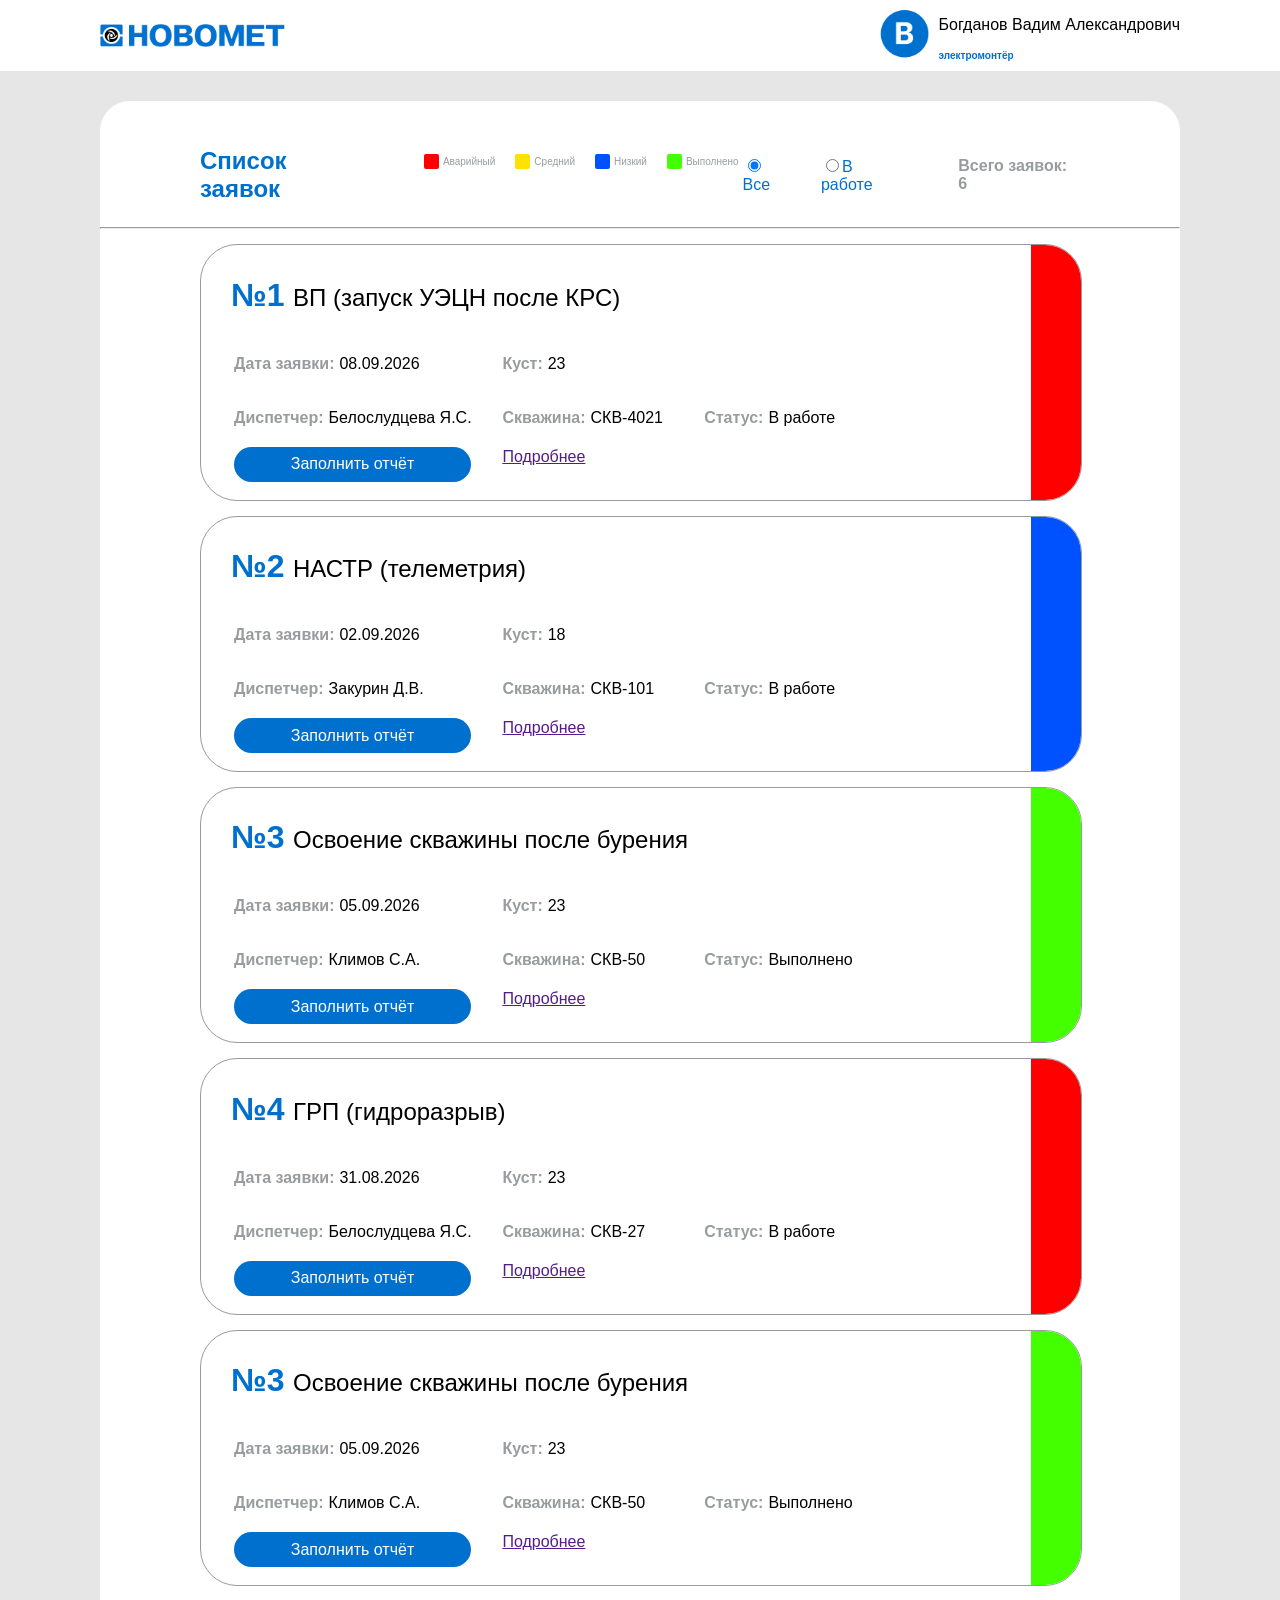
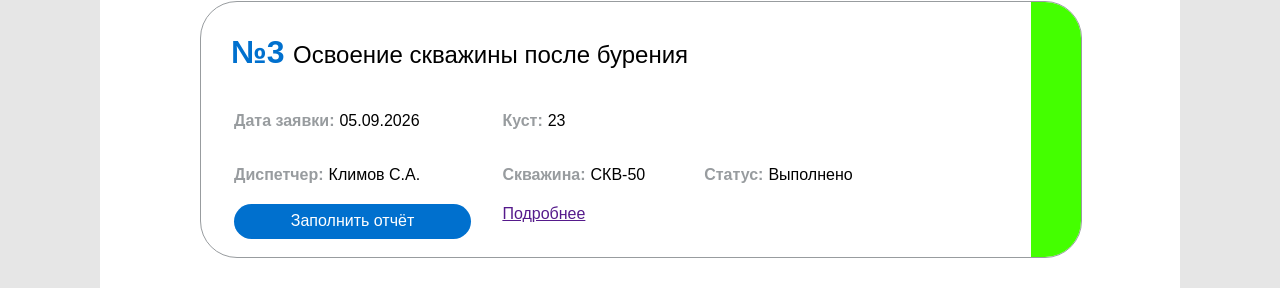
<file: index.html>
<!DOCTYPE html>
<html lang="en">
<head>
    <meta charset="UTF-8">
    <meta name="viewport" content="width=device-width, initial-scale=1.0">

    <link rel="stylesheet" href="css/style.css">
    <title>Novomet</title>
    
</head>

<body class="main_body">

    <header class="site_header">
        <div class="header_inner">
            <img src="images/novomet-logo.png" class="logo" alt="НОВОМЕТ"> 

            <div class="user_info">

                <div>
                    <img src="images/user-photo.png" class="user_photo" alt="ФОТОГРАФИЯ ПОЛЬЗОВАТЕЛЯ">
                </div>

                <div>
                    <p class="user_FIO">Богданов Вадим Александрович</p>
                    <p class="user_DOLZHNOST">электромонтёр</p>
                </div>
                    
            </div>  
        </div>  
    </header>   


    <div class="user_moves">

        <div class="user_moves_inner">

            <div class="upper_text">
                <div class="line">
                    <div class="upper_text_left">
                        <h1 class="list_of_requests"><b>Список заявок</b></h1>

                        <div class="classes_of_requests">
                            <div class="item_class_of_request">
                                <div class="red_square_class"></div>
                                <p class="text_classes_of_request">Аварийный</p>
                            </div>
                            <div class="item_class_of_request">
                                <div class="yellow_square_class"></div>
                                <p class="text_classes_of_request">Средний</p>
                            </div>
                            <div class="item_class_of_request">
                                <div class="blue_square_class"></div>
                                <p class="text_classes_of_request">Низкий</p>
                            </div>
                            <div class="item_class_of_request">
                                <div class="green_square_class"></div>
                                <p class="text_classes_of_request">Выполнено</p>
                            </div>
                        </div>
                    </div>
                </div>

                <div class="upper_text_right">
                    <form class="filtration">
                        <label>
                            <input type="radio" name="color" value="red" checked>Все
                        </label>
                        <label>
                            <input type="radio" name="color" value="red">В работе
                        </label>
                    </form>

                    <p class="total_requests">Всего заявок: 4</p>
                </div>
            </div>
            
        </div>

        <hr>

        <!-- элементы -->
        <div class="requests" id="requests-container"></div>  

        <template id="request-card-template">
            <div class="item_request">
                <div class="div_for_color_border_red">
                    <div class="item_info">
                        <div class="upper_text_item">
                            <h1 class="number_of_request"></h1>
                            <p class="name_of_request"></p>
                        </div>
                    </div>
                    <table class="table_of_information">
                        <colgroup>
                            <col class="first_col_table">
                            <col class="second_col_table">
                            <col class="third_col_table">
                        </colgroup>
                        <tr>
                            <td>
                                <div class="info_in_table">
                                    <p class="name_of_table_info">Дата заявки:</p>
                                    <p class="value_of_table_info date_value"></p>
                                </div>
                            </td>
                            <td colspan="2">
                                <div class="info_in_table">
                                    <p class="name_of_table_info">Куст:</p>
                                    <p class="value_of_table_info kust_value"></p>
                                </div>
                            </td>
                        </tr>
                        <tr>
                            <td>
                                <div class="info_in_table">
                                    <p class="name_of_table_info">Диспетчер:</p>
                                    <p class="value_of_table_info dispatcher_value"></p>
                                </div>
                            </td>
                            <td>
                                <div class="info_in_table">
                                    <p class="name_of_table_info">Скважина:</p>
                                    <p class="value_of_table_info well_value"></p>
                                </div>
                            </td>
                            <td>
                                <div class="info_in_table">
                                    <p class="name_of_table_info">Статус:</p>
                                    <p class="value_of_table_info status_value"></p>
                                </div>
                            </td>
                        </tr>
                        <tr>
                            <td>
                                <div class="info_in_table">
                                    <form>
                                        <label>
                                            <input class="button" type="button" name="color"
                                                value="Заполнить отчёт"
                                                onclick="window.location.href='send_report.html'">
                                        </label>
                                    </form>
                                </div>
                            </td>
                            <td colspan="2">
                                <a href="">Подробнее</a>
                            </td>
                        </tr>
                    </table>
                </div>
            </div>
        </template>

    </div>
    <script src="js/requests.js"></script>
</body>

</html>
</file>
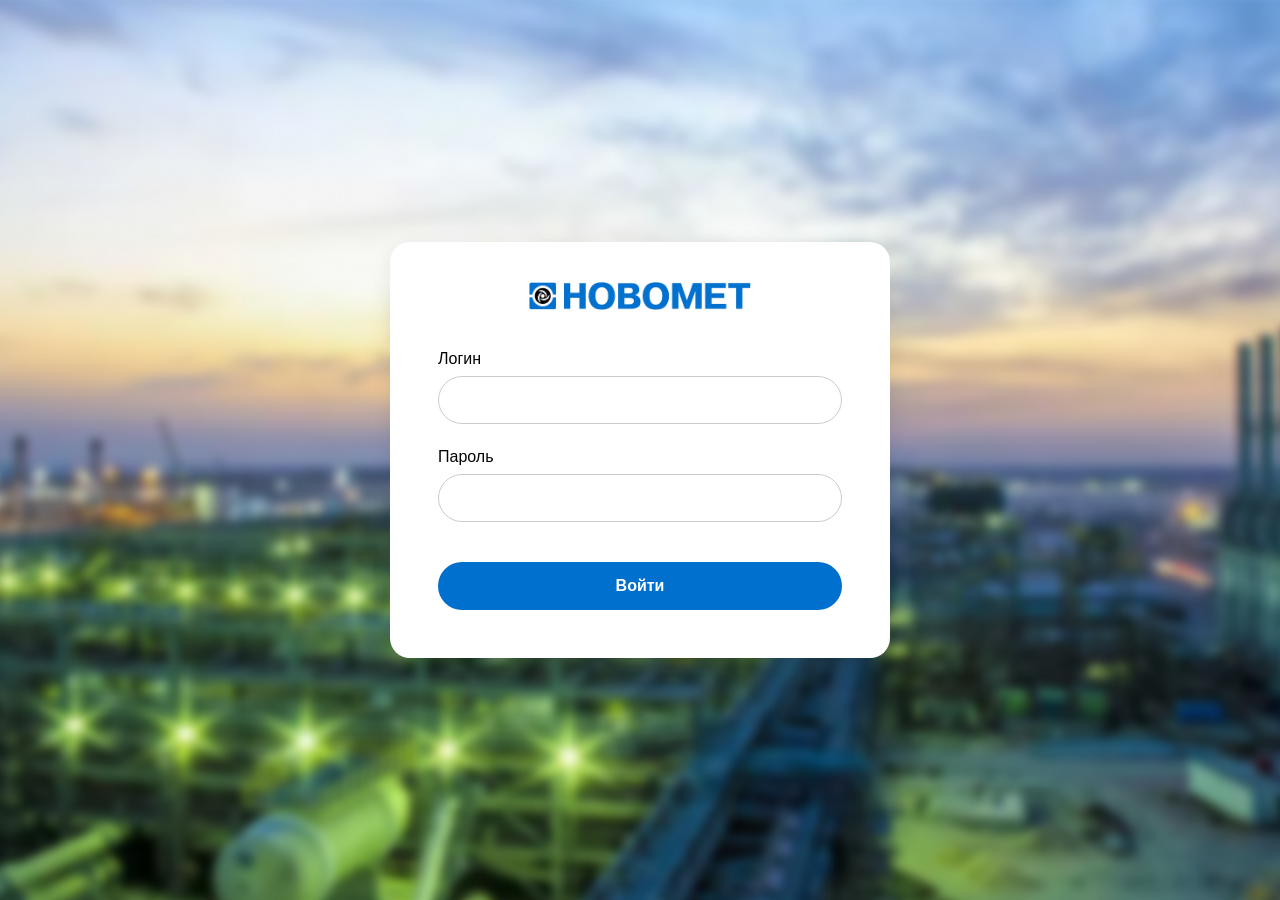
<file: authorization.html>
<!DOCTYPE html>
<html lang="ru">
<head>
    <meta charset="UTF-8">
    <meta name="viewport" content="width=device-width, initial-scale=1.0">
    <title>НОВОМЕТ — Вход</title>
    <link rel="stylesheet" href="css/style3.css">
</head>
<body class="login-page">

    <main class="login-wrapper">
        <div class="login-card">
            <div class="login-logo">
                <img src="images/novomet-logo.png" alt="НОВОМЕТ" class="logo-img">
            </div>

            <form action="#" class="login-form">
                <div class="form-group">
                    <label for="login">Логин</label>
                    <input type="text" id="login" name="login" autocomplete="username">
                </div>

                <div class="form-group">
                    <label for="password">Пароль</label>
                    <input type="password" id="password" name="password" autocomplete="current-password">
                </div>

                <button type="submit" class="btn-login">Войти</button>
            </form>
        </div>
    </main>

</body>
</html>
</file>
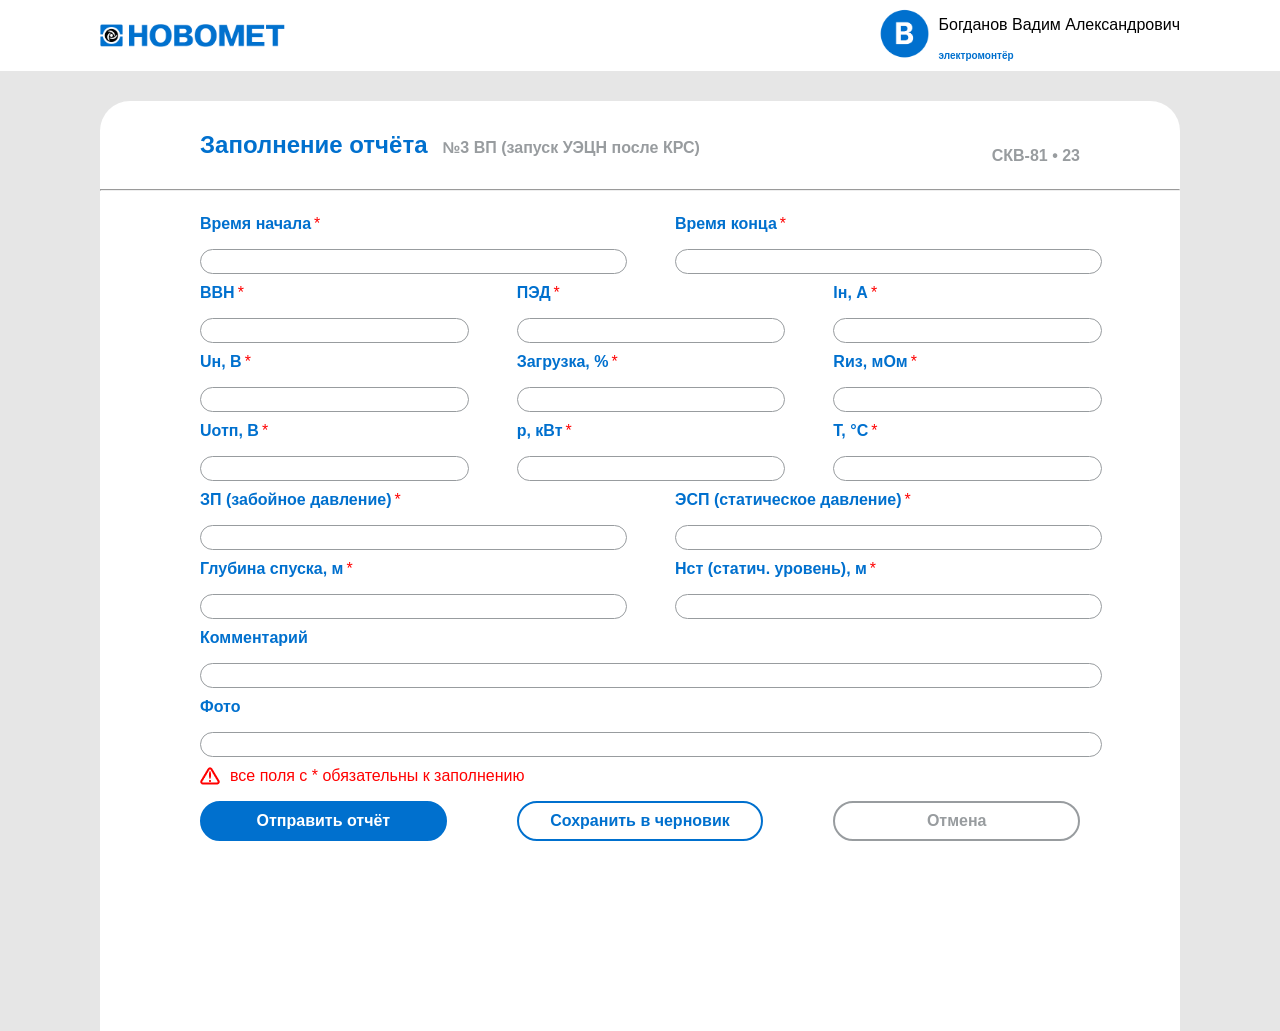
<file: send_report.html>
<!DOCTYPE html>
<html lang="en">
<head>
    <meta charset="UTF-8">
    <meta name="viewport" content="width=device-width, initial-scale=1.0">

    <link rel="stylesheet" href="css/style2.css">
    <title>Novomet2</title>
</head>

<body class="main_body">

    <header class="site_header">
    <div class="header_inner">
        <img src="images/novomet-logo.png" class="logo" alt="НОВОМЕТ"> 

        <div class="user_info">

            <div>
                <img src="images/user-photo.png" class="user_photo" alt="ФОТОГРАФИЯ ПОЛЬЗОВАТЕЛЯ">
            </div>

            <div>
                <p class="user_FIO">Богданов Вадим Александрович</p>
                <p class="user_DOLZHNOST">электромонтёр</p>
            </div>
                
        </div>  
    </div>  
</header>   


    <div class="user_moves">

        <div class="user_moves_inner">

            <div class="upper_text">
                <div class="upper_text_left">
                    <h1 class="list_of_requests"><b>Заполнение отчёта</b></h1>
                    <p class="name_of_request">№3 ВП (запуск УЭЦН после КРС)</p>
                </div>

                <div class="upper_text_right">
                    <p class="total_requests">СКВ-81 • 23 </p>
                </div>
            </div>
            
        </div>

        <hr>
        
        <div class="textboxes">
            <div class="row">
                <div class="textbox">

                    <div class="textbox_div">
                        <p class="name_of_tb">Время начала</p>
                        <p class="star_of_tb">*</p>
                    </div>

                    
                    <input type="text" class="tb">
                </div>
                <div class="textbox">

                    <div class="textbox_div">
                        <p class="name_of_tb">Время конца</p>
                        <p class="star_of_tb">*</p>
                    </div>
                    
                    
                    <input type="text" class="tb" >
                </div>
            </div>  

            <div class="row">
                <div class="textbox">

                    <div class="textbox_div">
                        <p class="name_of_tb">ВВН</p>
                        <p class="star_of_tb">*</p>
                    </div>

                    
                    <input type="text" class="tb" >
                </div>
                <div class="textbox">

                    <div class="textbox_div">
                        <p class="name_of_tb">ПЭД</p>
                        <p class="star_of_tb">*</p>
                    </div>

                    
                    <input type="text" class="tb" >
                </div>
                <div class="textbox">

                    <div class="textbox_div">
                        <p class="name_of_tb">Iн, А</p>
                        <p class="star_of_tb">*</p>
                    </div>

                    
                    <input type="text" class="tb">
                </div>
            </div>  

            <div class="row">
                <div class="textbox">

                    <div class="textbox_div">
                        <p class="name_of_tb">Uн, В</p>
                        <p class="star_of_tb">*</p>
                    </div>

                    
                    <input type="text" class="tb">
                </div>
                <div class="textbox">

                    <div class="textbox_div">
                        <p class="name_of_tb">Загрузка, %</p>
                        <p class="star_of_tb">*</p>
                    </div>

                    
                    <input type="text" class="tb">
                </div>
                <div class="textbox">

                    <div class="textbox_div">
                        <p class="name_of_tb">Rиз, мОм</p>
                        <p class="star_of_tb">*</p>
                    </div>

                    
                    <input type="text" class="tb">
                </div>
            </div>  

            <div class="row">
                <div class="textbox">

                    <div class="textbox_div">
                        <p class="name_of_tb">Uотп, В</p>
                        <p class="star_of_tb">*</p>
                    </div>

                    
                    <input type="text" class="tb">
                </div>
                <div class="textbox">

                    <div class="textbox_div">
                        <p class="name_of_tb">p, кВт</p>
                        <p class="star_of_tb">*</p>
                    </div>

                    
                    <input type="text" class="tb">
                </div>
                <div class="textbox">

                    <div class="textbox_div">
                        <p class="name_of_tb">T, °C </p>
                        <p class="star_of_tb">*</p>
                    </div>

                    
                    <input type="text" class="tb">
                </div>
            </div>  
            
            <div class="row">
                <div class="textbox">

                    <div class="textbox_div">
                        <p class="name_of_tb">ЗП (забойное давление)</p>
                        <p class="star_of_tb">*</p>
                    </div>

                    
                    <input type="text" class="tb">
                </div>
                
                <div class="textbox">

                    <div class="textbox_div">
                        <p class="name_of_tb">ЭСП (статическое давление)</p>
                        <p class="star_of_tb">*</p>
                    </div>

                    
                    <input type="text" class="tb">
                </div>
            </div>  

            <div class="row">
                <div class="textbox">

                    <div class="textbox_div">
                        <p class="name_of_tb">Глубина спуска, м</p>
                        <p class="star_of_tb">*</p>
                    </div>

                    
                    <input type="text" class="tb">
                </div>
                <div class="textbox">
                    <div class="textbox_div">
                        <p class="name_of_tb">Нст (статич. уровень), м</p>
                        <p class="star_of_tb">*</p>
                    </div>
                    
                    <input type="text" class="tb">
                </div>
            </div>  

            <div class="row">
                <div class="textbox">
                    <div class="textbox_div">
                        <p class="name_of_tb">Комментарий</p>
                    </div>  
                    <input type="text" class="tb_var2">
                </div>
            </div>
            
            <div class="row">
                <div class="textbox">
                    <p class="name_of_tb">Фото</p>
                    <input type="text" class="tb_var2">
                </div>
            </div>
            

            <div class="warning_div">
                <img src="images/warning_icon.png" class="warning_icon" alt="ВНИМАНИЕ">
                <p class="warning">все поля с * обязательны к заполнению</p>
            </div>
            
        </div>

        <div class="buttons">
            <input type="button"  class="button_left" value="Отправить отчёт" onclick="alert('Отчёт отправлен!')">
            <input type="button"  class="button_center" value="Сохранить в черновик" onclick="alert('Отчёт сохранён в черновик!')">
            <input type="button"  class="button_right" value="Отмена" onclick="window.location.href='index.html'">
            
        </div>

    </div>
</body>

</html>
</file>
<file: css/style.css>
:root {
    --colorNovometBlue:   #0070CE;
    --colorNovometBlack: #000000;
    --colorNovometGrayBackground: #E6E6E6; 
    --colorNovometGray: #989C9F;
    --colorNovometWhite: #ffffff;

    --colorClassOfRequestRed: #FF0000;
    --colorClassOfRequestGreen: #44FF00;
    --colorClassOfRequestBlue: #0051FF;
    --colorClassOfRequestYellow: #FFE100;
}

.main_body{
    margin: 0px;
}

a{
    font-size: 16px;
    font-family: Arial, Helvetica, sans-serif;
}

p{
    font-size: 16px;
    font-family: Arial, Helvetica, sans-serif;
}

form{
    font-size: 16px;
    font-family: Arial, Helvetica, sans-serif;
    color: var(--colorNovometBlue);
}

td{
    font-size: 16px;
    font-family: Arial, Helvetica, sans-serif;
}

h1{
    font-size: 24px;
    font-family: Arial, Helvetica, sans-serif;
}
/*шапка*/



.header_inner {
    display: flex;
    flex-direction: row;
    justify-content: space-between;
    margin-left: 100px;
    margin-right: 100px;
}

.user_info{
    display: flex;
    flex-direction: row;
    justify-content: center;  
    align-items: center;   
}

.logo{
    object-fit: scale-down;
    width: 185px;
    height: auto;
}

.user_photo{
    object-fit: scale-down;
    margin-right: 10px;
    width: 50px;
    height: auto;
}

.user_FIO{

}

.user_DOLZHNOST{
    display: flex;
    align-items: start;
    color: var(--colorNovometBlue);
    font-weight: bold;
    font-size: 10px;
}

.site_header{
    background-color: #ffffff;
}


/*тело*/

.main_body{
    background-color: var(--colorNovometGrayBackground);
}

.user_moves{
    margin-top: 30px;

    padding-bottom: 30px;
    background-color: var(--colorNovometWhite);
    margin-left: 100px;
    margin-right: 100px;
    min-height: 100vh;
    border-radius: 30px 30px 0px 0px;
}

.user_moves_inner{
    margin-left: 100px;
    margin-right: 100px;
    padding-top: 30px; 
    display: flex;
    flex-direction: row;
    justify-content: space-between;
    
}

.list_of_requests{
    color: var(--colorNovometBlue);
}

.upper_text{
    display: flex;
    justify-content: space-between; 
    width: 100%;
}

.item_class_of_request{
    margin-left: 8px;
    display: flex;
    align-items: center;
}

.red_square_class{
    border-radius: 2px;
    width: 15px;
    height: 15px;
    background-color: var(--colorClassOfRequestRed);
}

.blue_square_class{
    border-radius: 2px;
    width: 15px;
    height: 15px;
    background-color: var(--colorClassOfRequestBlue);
}

.yellow_square_class{
    border-radius: 2px;
    width: 15px;
    height: 15px;
    background-color: var(--colorClassOfRequestYellow);
}

.green_square_class{
    border-radius: 2px;
    width: 15px;
    height: 15px;
    background-color: var(--colorClassOfRequestGreen);
}

.classes_of_requests{
    align-items: center;
    display: flex;
    gap: 8px;
    margin-left: 44px;
}

.text_classes_of_request{
    font-size: 10px;
    margin: 4px;
    color: var(--colorNovometGray);
}

.filtration{
    display: flex;
    justify-content: space-between;
    gap: 30px;
    align-items: center;
    margin-right: 50px;
}

.total_requests{
    display: flex;
    justify-items: end;
    align-items: center;
    color: var(--colorNovometGray);
    font-weight: bold;
    font-size: 16px;
}

.upper_text_left{
    display: flex;
    align-items: baseline;
}

.upper_text_right{
    display: flex;
}


/*реквесты*/
.requests{
    margin-left: 100px;
    margin-right: 100px;
}

.item_request{
    margin-top: 15px;
    width: 100%;
    border: var(--colorNovometGray) solid 1px;
    border-radius: 37px;
    overflow: hidden;   
}

.div_for_color_border_red{
    width: 100%;
    height: 100%;
    box-shadow: inset -50px 0 0 0 var(--colorClassOfRequestRed);  /* полоса справа внутри */
}

.div_for_color_border_green{
    width: 100%;
    height: 100%;
    box-shadow: inset -50px 0 0 0 var(--colorClassOfRequestGreen);  /* полоса справа внутри */
}
.div_for_color_border_yellow{
    width: 100%;
    height: 100%;
    box-shadow: inset -50px 0 0 0 var(--colorClassOfRequestYellow);  /* полоса справа внутри */
}
.div_for_color_border_blue{
    width: 100%;
    height: 100%;
    box-shadow: inset -50px 0 0 0 var(--colorClassOfRequestBlue);  /* полоса справа внутри */
}

.item_info{
    padding-left: 30px;
    padding-top: 10px;
}

.upper_text_item{
    display: flex;
    align-items: baseline;
}

.table_of_information{
    padding-left: 30px;
    padding-bottom: 30px;
    width: 80%;
}

.downer_text_item{
    padding-left: 30px;
    padding-top: 10px;
    display: flex;
}

.info_in_table{
    display: flex;
}

.name_of_table_info{
    color: var(--colorNovometGray);
    font-weight: bold;
}

.value_of_table_info{
    margin-left: 5px;
}

.number_of_request{
    margin-right: 1%;
    font-size: 32px;
    color: var(--colorNovometBlue);
}

.first_col_table{
    width: 40%;
}

.second_col_table{
    width: 30%;
}

.third_col_table{
    width: 30%;
}

.button{
    font-size: 16px;
    cursor: pointer;
    border: none;
    border-radius: 21px;
    width: 175%;
    height: 175%;
    background-color: var(--colorNovometBlue);
    color: var(--colorNovometWhite);
}

.name_of_request{
    font-size: 24px;
}


/* Планшеты вертикально / крупные телефоны */
@media (max-width: 768px) {
    /* --- Шапка --- */
    .header_inner {
        margin-left: 20px;
        margin-right: 20px;
        flex-wrap: wrap;
        gap: 12px;
    }

    .logo {
        width: 130px;
    }

    .user_info {
        gap: 8px;
    }

    .user_photo {
        width: 40px;
    }

    .user_FIO {
        font-size: 14px;
        margin: 0;
    }

    /* --- Контейнеры --- */
    .user_moves {
        margin-left: 20px;
        margin-right: 20px;
        margin-top: 15px;
        border-radius: 20px 20px 0 0;
    }

    .user_moves_inner {
        margin-left: 20px;
        margin-right: 20px;
        padding-top: 20px;
        flex-direction: column;
        gap: 15px;
    }

    .requests {
        margin-left: 20px;
        margin-right: 20px;
    }

    /* --- Верхняя панель (заголовок + фильтры) --- */
    .upper_text {
        flex-direction: column;
        gap: 15px;
    }

    .upper_text_left {
        flex-direction: column;
        align-items: flex-start;
        gap: 10px;
    }

    .list_of_requests {
        margin: 0;
        font-size: 20px;
    }

    .classes_of_requests {
        margin-left: 0;
        flex-wrap: wrap;
        gap: 10px;
    }

    .upper_text_right {
        flex-direction: column;
        align-items: flex-start;
        gap: 10px;
    }

    .filtration {
        margin-right: 0;
        gap: 20px;
    }

    .total_requests {
        font-size: 14px;
    }

    /* --- Карточки заявок --- */
    .item_request {
        border-radius: 20px;
    }

    .div_for_color_border_red,
    .div_for_color_border_green,
    .div_for_color_border_yellow,
    .div_for_color_border_blue {
        /* Полоса справа становится тоньше */
        box-shadow: inset -15px 0 0 0 currentColor;
    }

    /* Переопределяем цвет для каждого класса отдельно */
    .div_for_color_border_red   { box-shadow: inset -15px 0 0 0 var(--colorClassOfRequestRed); }
    .div_for_color_border_green { box-shadow: inset -15px 0 0 0 var(--colorClassOfRequestGreen); }
    .div_for_color_border_yellow{ box-shadow: inset -15px 0 0 0 var(--colorClassOfRequestYellow); }
    .div_for_color_border_blue  { box-shadow: inset -15px 0 0 0 var(--colorClassOfRequestBlue); }

    .item_info {
        padding-left: 15px;
        padding-top: 15px;
        padding-right: 20px;
    }

    .upper_text_item {
        flex-wrap: wrap;
        gap: 8px;
        align-items: center;
    }

    .number_of_request {
        font-size: 22px;
        margin: 0;
    }

    .name_of_request {
        font-size: 16px;
        margin: 0;
    }

    /* --- Таблица --- */
    .table_of_information {
        padding-left: 15px;
        padding-right: 25px;
        padding-bottom: 15px;
        width: 100%;
    }

    /* Отключаем жёсткие ширины колонок */
    .first_col_table,
    .second_col_table,
    .third_col_table {
        width: auto;
    }

    /* Каждая строка — в столбик */
    .table_of_information tr {
        display: block;
        margin-bottom: 8px;
    }

    .table_of_information td {
        display: block;
        padding: 4px 0;
    }

    .info_in_table {
        flex-wrap: wrap;
        gap: 4px;
    }

    .name_of_table_info,
    .value_of_table_info {
        font-size: 14px;
    }

    /* --- Кнопка --- */
    .button {
        width: 100%;
        height: auto;
        padding: 10px 20px;
        font-size: 14px;
        border-radius: 20px;
    }

    /* Кнопка и ссылка "Подробнее" в одну колонку */
    .table_of_information tr:last-child td {
        padding-top: 8px;
    }
}

/* Маленькие телефоны */
@media (max-width: 480px) {
    .header_inner {
        margin-left: 12px;
        margin-right: 12px;
    }

    .logo {
        width: 110px;
    }

    .user_FIO {
        font-size: 13px;
    }

    .user_DOLZHNOST {
        font-size: 9px;
    }

    .user_moves,
    .requests {
        margin-left: 12px;
        margin-right: 12px;
    }

    .user_moves_inner {
        margin-left: 12px;
        margin-right: 12px;
    }

    .list_of_requests {
        font-size: 18px;
    }

    .text_classes_of_request {
        font-size: 9px;
    }

    .number_of_request {
        font-size: 20px;
    }

    .name_of_request {
        font-size: 15px;
    }

    .table_of_information {
        padding-left: 12px;
        padding-right: 20px;
    }

    .name_of_table_info,
    .value_of_table_info {
        font-size: 13px;
    }
}
</file>
<file: css/style3.css>
/* ===== Общие настройки ===== */
:root {
    --bg-color: #D9D9D9;
    --white: #ffffff;
    --text-main: #040303;
    --text-gray: #989C9F;
    --blue: #0070CE;
    --red: #ff0000;
    --yellow: #FFE100;
    --green: #44FF00;
    --border-radius: 20px;
}

* {
    box-sizing: border-box;
    margin: 0;
    padding: 0;
}

body {
    font-family: Arial, "Open Sans", sans-serif;
    font-size: 16px;
    background-color: var(--bg-color);
    color: var(--text-main);
    padding-bottom: 48px;
}

/* ===== Контейнер ===== */
.container {
    max-width: 1216px;
    margin: 0 auto;
    padding: 0 20px;
}

/* ===== Кнопки ===== */
button {
    cursor: pointer;
    font-family: inherit;
    font-weight: bold;
}

/* ===== Форма создания заявки ===== */
.form-group {
    margin-bottom: 20px;
    min-width: 0;
}

/* ===== Страница авторизации ===== */
.login-page {
    background-image: url('../images/wallpaper-main.png');
    background-size: cover;
    background-position: center;
    background-repeat: no-repeat;
    min-height: 100vh;
    display: flex;
    align-items: center;
    justify-content: center;
    padding: 20px;
}

.login-wrapper {
    width: 100%;
    display: flex;
    align-items: center;
    justify-content: center;
}

.login-card {
    background: var(--white);
    border-radius: var(--border-radius);
    padding: 40px 48px 48px;
    width: 100%;
    max-width: 500px;
    box-shadow: 0 4px 20px rgba(0, 0, 0, 0.08);
}

.login-logo {
    display: flex;
    justify-content: center;
    margin-bottom: 40px;
}

.login-logo .logo-img {
    height: 28px;
    width: auto;
}

.login-form .form-group {
    margin-bottom: 24px;
}

.login-form label {
    display: block;
    color: var(--text-main);
    font-size: 16px;
    font-weight: normal;
    margin-bottom: 8px;
}

.login-form input[type="text"],
.login-form input[type="password"] {
    width: 100%;
    height: 48px;
    padding: 12px 20px;
    border: 1px solid #cccccc;
    border-radius: 24px;
    font-size: 16px;
    font-family: inherit;
    color: var(--text-main);
    background-color: var(--white);
    outline: none;
    transition: border-color 0.2s ease;
}

.login-form input[type="text"]:focus,
.login-form input[type="password"]:focus {
    border-color: var(--blue);
}

.btn-login {
    width: 100%;
    height: 48px;
    min-height: 48px;
    margin-top: 16px;
    background-color: var(--blue);
    color: var(--white);
    border: none;
    border-radius: 24px;
    font-size: 16px;
    font-weight: bold;
    transition: opacity 0.2s ease;
}

.btn-login:hover {
    opacity: 0.9;
}

/* ===== Адаптивность ===== */

/* Телефоны (до 480px) */
@media (max-width: 480px) {
    .logo-img {
        height: 20px;
    }

    .login-card {
        padding: 32px 24px 32px;
    }

    .login-logo {
        margin-bottom: 32px;
    }

    .login-logo .logo-img {
        height: 24px;
    }

    .login-form label {
        font-size: 14px;
    }

    .login-form input[type="text"],
    .login-form input[type="password"] {
        height: 44px;
        font-size: 14px;
    }

    .btn-login {
        height: 44px;
        font-size: 14px;
    }
}
</file>
<file: css/style2.css>
:root {
    --colorNovometBlue:   #0070CE;
    --colorNovometBlack: #000000;
    --colorNovometGrayBackground: #E6E6E6;
    --colorNovometGray: #989C9F;
    --colorNovometWhite: #ffffff;

    --colorClassOfRequestRed: #FF0000;
    --colorClassOfRequestGreen: #44FF00;
    --colorClassOfRequestBlue: #0051FF;
    --colorClassOfRequestYellow: #FFE100;
}

.main_body {
    margin: 0px;
    background-color: var(--colorNovometGrayBackground);
}

p {
    font-size: 16px;
    font-family: Arial, Helvetica, sans-serif;
}

h1 {
    font-size: 24px;
    font-family: Arial, Helvetica, sans-serif;
}

/*шапка*/

.header_inner {
    display: flex;
    flex-direction: row;
    justify-content: space-between;
    margin-left: 100px;
    margin-right: 100px;
}

.user_info {
    display: flex;
    flex-direction: row;
    justify-content: center;
    align-items: center;
}

.logo {
    object-fit: scale-down;
    width: 185px;
    height: auto;
}

.user_photo {
    object-fit: scale-down;
    margin-right: 10px;
    width: 50px;
    height: auto;
}

.user_FIO {

}

.user_DOLZHNOST {
    display: flex;
    align-items: start;
    color: var(--colorNovometBlue);
    font-weight: bold;
    font-size: 10px;
}

.site_header {
    background-color: #ffffff;
}

/*тело*/

.user_moves {
    margin-top: 30px;
    padding-bottom: 30px;
    background-color: var(--colorNovometWhite);
    margin-left: 100px;
    margin-right: 100px;
    min-height: 100vh;
    border-radius: 30px 30px 0px 0px;
}

.user_moves_inner {
    margin-left: 100px;
    margin-right: 100px;
    padding-top: 30px;
    display: flex;
    flex-direction: row;
    justify-content: space-between;
}

.list_of_requests {
    color: var(--colorNovometBlue);
    margin: 0 0 4px 0;   /* небольшой отступ снизу до подписи */
    /* убрать width: 60% */
}

.upper_text {
    display: flex;
    justify-content: space-between;

    width: 100%;
}

.total_requests {
    display: flex;
    justify-items: end;
    align-items: center;
    color: var(--colorNovometGray);
    font-weight: bold;
    font-size: 16px;
}

.upper_text_left {
    display: flex;
    flex-direction: row;          /* по умолчанию и так row */
    align-items: baseline;          /* выравниваем по вертикали */
    justify-content: flex-start;  /* прижимаем к левому краю */
    gap: 15px;                    /* расстояние между заголовком и подписью */
    width: 70%;
}

.upper_text_right {
    display: flex;
    align-items: center;

     align-items: last baseline;
}

.textboxes{
    height: 100%;
    margin-left: 100px;
    margin-right: 100px;
}

.row{
    display: flex;
    justify-content: space-between;
    gap: 70px;
}

.textbox{
    width: 100%;

}

.button_left{
    color: var(--colorNovometWhite);
    font-weight: bold;

    font-size: 16px;
    cursor: pointer;
    border: var(--colorNovometBlue) solid 2px;
    background-color: var(--colorNovometBlue);
    border-radius: 21px;
    width: 100%;
    height: 40px;
}

.button_center{
    color: var(--colorNovometBlue);
    font-weight: bold;

    font-size: 16px;
    cursor: pointer;
    border: var(--colorNovometBlue) solid 2px;
    background-color: var(--colorNovometWhite);
    border-radius: 21px;
    width: 100%;
    height: 40px;
}

.button_right{
    color: var(--colorNovometGray);
    font-weight: bold;

    font-size: 16px;
    cursor: pointer;
    border: var(--colorNovometGray) solid 2px;
    background-color: var(--colorNovometWhite);
    border-radius: 21px;
    width: 100%;
    height: 40px;
}



.buttons{
    height: 100%;

    margin-left: 100px;
    margin-right: 100px;

    display: flex;
    justify-content: space-between;
    gap: 70px;
}

.name_of_tb{
    color: var(--colorNovometBlue);
    font-size: 16px;
    font-weight: bold;
}


.tb{
    width: 100%;
    height: 30%;
    border-radius: 22px;
    padding-left: 10px;
    padding-right: 10px;
    border: var(--colorNovometGray) 1px solid;
}

.name_of_request {
    margin: 0;              /* убираем отступы по умолчанию у <p> */
    color: var(--colorNovometGray);
    font-weight: bold;
    font-size: 16px;
    /* убрать: display:flex, justify-items, align-items, width:50% */
}

.warning{
    color: var(--colorClassOfRequestRed);
}

.warning_div{
    display: flex;
    align-content: space-between;
    gap: 10px;
}

.warning_icon{
    object-fit: scale-down;
    height: auto;
}

.textbox_div{
    display: flex;
    align-content: space-between;
    gap: 3px;
}

.star_of_tb{
    color: var(--colorClassOfRequestRed);
}

.tb_var2{
    width: 100%;
    height: 30%;
    border-radius: 22px;
    padding-left: 10px;
    padding-right: 10px;
    border: var(--colorNovometGray) 1px solid;
}



@media (max-width: 768px) {
    /* --- Шапка --- */
    .header_inner {
        margin-left: 20px;
        margin-right: 20px;
        flex-wrap: wrap;
        gap: 12px;
    }

    .logo {
        width: 130px;
    }

    .user_info {
        gap: 8px;
    }

    .user_photo {
        width: 40px;
    }

    .user_FIO {
        font-size: 14px;
        margin: 0;
    }

    /* --- Контейнеры --- */
    .user_moves {
        margin-left: 20px;
        margin-right: 20px;
        margin-top: 15px;
        border-radius: 20px 20px 0 0;
    }

    .user_moves_inner {
        margin-left: 20px;
        margin-right: 20px;
        padding-top: 20px;
        flex-direction: column;
        gap: 15px;
    }

    .textboxes,
    .buttons {
        margin-left: 20px;
        margin-right: 20px;
    }

    /* --- Верхняя панель (заголовок + СКВ/куст) --- */
    .upper_text {
        flex-direction: column;
        align-items: flex-start;
        gap: 10px;
    }

    .upper_text_left {
        flex-direction: column;
        align-items: flex-start;
        gap: 6px;
        width: 100%;
    }

    .list_of_requests {
        font-size: 20px;
    }

    .name_of_request {
        font-size: 14px;
    }

    .upper_text_right {
        align-items: flex-start;
    }

    .total_requests {
        font-size: 14px;
    }

    /* --- Поля ввода: каждый .row превращаем в столбик --- */
    .row {
        flex-direction: column;
        gap: 15px;
        margin-bottom: 15px;
    }

    .textbox {
        width: 100%;
    }

    .name_of_tb {
        font-size: 14px;
    }

    .tb,
    .tb_var2 {
        height: 40px;      /* фиксируем высоту, а не 30% */
        font-size: 14px;
        border-radius: 18px;
    }

    /* --- Предупреждение --- */
    .warning_div {
        align-items: center;
        margin-top: 10px;
    }

    .warning {
        font-size: 13px;
    }

    /* --- Кнопки: в столбик на всю ширину --- */
    .buttons {
        flex-direction: column;
        gap: 12px;
        padding-bottom: 30px;
    }

    .button_left,
    .button_center,
    .button_right {
        width: 100%;
        height: 44px;
        font-size: 14px;
    }
}

/* Маленькие телефоны */
@media (max-width: 480px) {
    .header_inner,
    .user_moves,
    .textboxes,
    .buttons {
        margin-left: 12px;
        margin-right: 12px;
    }

    .user_moves_inner {
        margin-left: 12px;
        margin-right: 12px;
    }

    .logo {
        width: 110px;
    }

    .user_FIO {
        font-size: 13px;
    }

    .user_DOLZHNOST {
        font-size: 9px;
    }

    .list_of_requests {
        font-size: 18px;
    }

    .name_of_request {
        font-size: 13px;
    }

    .name_of_tb {
        font-size: 13px;
    }

    .tb,
    .tb_var2 {
        font-size: 13px;
        padding-left: 12px;
        padding-right: 12px;
    }

    .warning {
        font-size: 12px;
    }

    .button_left,
    .button_center,
    .button_right {
        height: 42px;
        font-size: 13px;
    }
}
</file>
